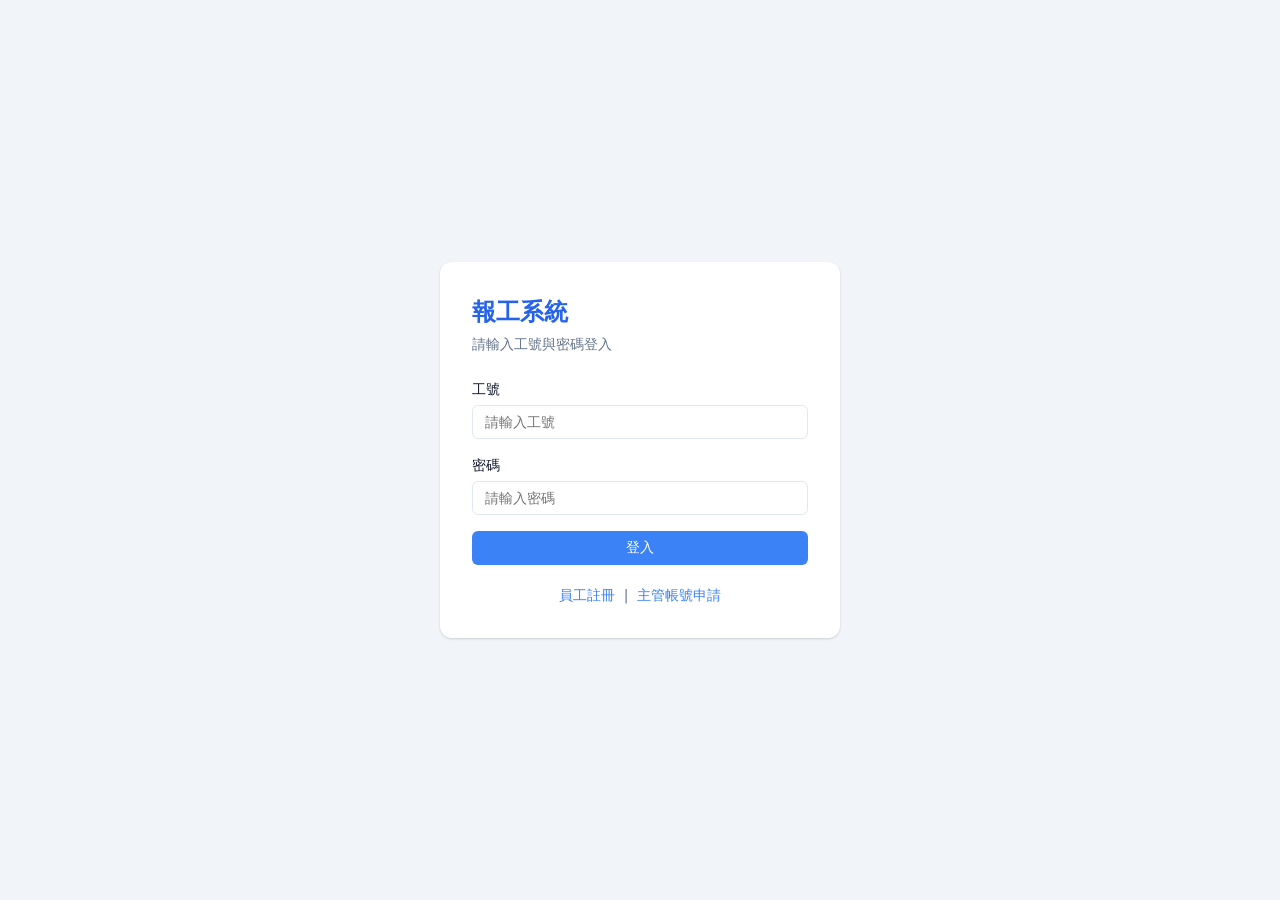
<file: index.html>
<!DOCTYPE html>
<html lang="zh-TW">
<head>
  <meta charset="UTF-8">
  <meta name="viewport" content="width=device-width, initial-scale=1.0">
  <title>報工系統 - 登入</title>
  <link rel="stylesheet" href="css/style.css">
</head>
<body>
  <div class="auth-wrap">
    <div class="auth-card">
      <h1>報工系統</h1>
      <p class="subtitle">請輸入工號與密碼登入</p>

      <form id="loginForm">
        <div class="form-group">
          <label for="empId">工號</label>
          <input type="text" id="empId" placeholder="請輸入工號" required autocomplete="username">
        </div>
        <div class="form-group">
          <label for="password">密碼</label>
          <input type="password" id="password" placeholder="請輸入密碼" required autocomplete="current-password">
        </div>
        <div id="loginMsg" class="msg hidden"></div>
        <button type="submit" class="btn btn-primary btn-full" id="loginBtn">登入</button>
      </form>

      <div class="auth-footer">
        <a href="register.html">員工註冊</a>
        &nbsp;|&nbsp;
        <a href="manager-register.html">主管帳號申請</a>
      </div>
    </div>
  </div>

  <script src="js/api.js"></script>
  <script>
    function normalizeNumericInputValue(value) {
      return String(value || '').trim().replace(/^_(?=\d+$)/, '');
    }

    const empIdInput = document.getElementById('empId');
    empIdInput.addEventListener('blur', () => {
      empIdInput.value = normalizeNumericInputValue(empIdInput.value);
    });

    const _t = localStorage.getItem('token');
    if (_t) {
      window.location.href = localStorage.getItem('role') === 'manager' ? 'manager.html' : 'employee.html';
    }

    document.getElementById('loginForm').addEventListener('submit', async e => {
      e.preventDefault();
      const btn   = document.getElementById('loginBtn');
      const msgEl = document.getElementById('loginMsg');
      btn.disabled    = true;
      btn.textContent = '登入中...';
      msgEl.className = 'msg hidden';
      try {
        const id  = normalizeNumericInputValue(document.getElementById('empId').value);
        document.getElementById('empId').value = id;
        const pwd = await hashPassword(document.getElementById('password').value);
        const r   = await callAPI({ action: 'login', id, pwd });
        if (r.status === 'success') {
          localStorage.setItem('token', r.token);
          localStorage.setItem('role',  r.role);
          localStorage.setItem('name',  r.name);
          localStorage.setItem('empId', id);
          localStorage.setItem('group', r.group || '');
          window.location.href = r.role === 'manager' ? 'manager.html' : 'employee.html';
        } else {
          msgEl.className   = 'msg msg-error';
          msgEl.textContent = r.message;
        }
      } catch (err) {
        msgEl.className   = 'msg msg-error';
        msgEl.textContent = err.message || '連線失敗，請稍後再試';
      } finally {
        btn.disabled    = false;
        btn.textContent = '登入';
      }
    });
  </script>
</body>
</html>
</file>
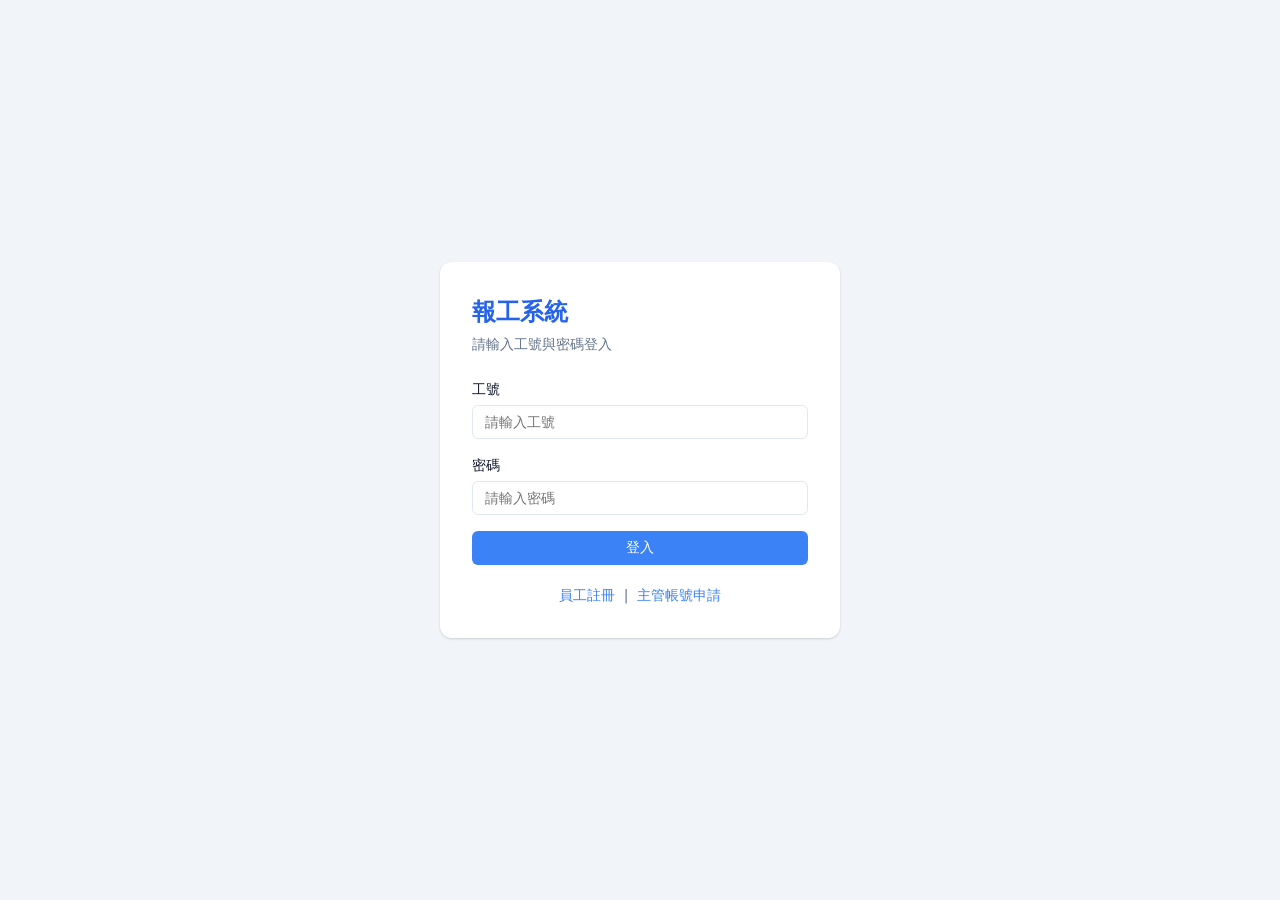
<file: employee.html>
<!DOCTYPE html>
<html lang="zh-TW">
<head>
  <meta charset="UTF-8">
  <meta name="viewport" content="width=device-width, initial-scale=1.0">
  <title>員工儀表板 - 派工系統</title>
  <link rel="stylesheet" href="css/style.css?v=20260429-2">
</head>
<body>

  <nav>
    <span class="brand">派工系統</span>
    <div class="user-info">
      <span id="userGroup" class="nav-badge"></span>
      <button class="btn btn-ghost btn-sm" onclick="doLogout()">登出</button>
    </div>
  </nav>

  <div class="main-content">

    <!-- Tabs -->
    <div class="tabs">
      <button class="tab-btn active" data-panel="reportPanel">填寫報工</button>
      <button class="tab-btn" data-panel="historyPanel">我的記錄</button>
    </div>

    <!-- Tab: 填寫報工 -->
    <div id="reportPanel" class="tab-panel">
      <div class="card">
        <div class="card-title">新增派工記錄</div>

        <div class="info-chips">
          <span class="chip chip-blue">工號：<strong id="infoEmpId"></strong></span>
          <span class="chip chip-green">組別：<strong id="infoGroup"></strong></span>
        </div>

        <form id="reportForm">
          <div class="form-group">
            <label for="date">施工日期</label>
            <input type="date" id="date" required>
          </div>

          <div class="form-row" style="grid-template-columns:1fr;gap:.75rem">
            <div class="form-group">
              <label for="reportType">類別</label>
              <select id="reportType" required>
                <option value="定期">定期</option>
                <option value="加班">加班</option>
              </select>
            </div>
          </div>

          <!-- 步驟一：選船號 -->
          <div class="form-group">
            <label for="shipSelect">船號</label>
            <select id="shipSelect">
              <option value="">載入中...</option>
            </select>
          </div>
          <div class="form-group" id="shipManualGroup" style="display:none">
            <label for="shipManual">手動輸入船號（臨時）</label>
            <input type="text" id="shipManual" placeholder="請輸入臨時船號">
          </div>

          <!-- 步驟二：選工單（依船號篩選，多選） -->
          <div class="form-group" id="workOrderSection" style="display:none">
            <label>工單號碼（可多選）</label>
            <div id="workOrderCheckboxes" class="checkbox-list"></div>
            <div id="extraWoGroup" style="margin-top:.5rem">
              <div class="extra-label">手動新增臨時工單（選填）</div>
              <div id="extraWoList"></div>
              <button type="button" class="btn btn-outline btn-sm" style="margin-top:.35rem" onclick="addExtraWoField()">＋ 新增臨時工單</button>
            </div>
          </div>
          <!-- 純手動模式（船號手動輸入時） -->
          <div class="form-group" id="workOrderManualSection" style="display:none">
            <label>工單號碼（可多筆）</label>
            <div id="manualWoList">
              <div class="manual-wo-row">
                <input type="text" class="manual-wo-input" placeholder="請輸入工單號碼">
                <input type="number" class="wo-hours-input" min="0.5" step="0.5" placeholder="工時">
              </div>
            </div>
            <button type="button" class="btn btn-outline btn-sm" style="margin-top:.35rem" onclick="addManualWoField()">＋ 新增工單</button>
          </div>

          <div id="reportMsg" class="msg hidden"></div>
          <button type="submit" class="btn btn-primary btn-full" id="submitBtn">送出報工</button>
        </form>
      </div>
    </div>

    <!-- Tab: 我的記錄 -->
    <div id="historyPanel" class="tab-panel hidden">
      <div class="card">
        <div class="filter-row">
          <label>年份</label>
          <input type="number" id="filterYear" min="2020" max="2099">
          <label>月份</label>
          <select id="filterMonth">
            <option value="">全年</option>
            <option value="01">1 月</option>
            <option value="02">2 月</option>
            <option value="03">3 月</option>
            <option value="04">4 月</option>
            <option value="05">5 月</option>
            <option value="06">6 月</option>
            <option value="07">7 月</option>
            <option value="08">8 月</option>
            <option value="09">9 月</option>
            <option value="10">10 月</option>
            <option value="11">11 月</option>
            <option value="12">12 月</option>
          </select>
          <button class="btn btn-outline btn-sm" id="filterApply">查詢</button>
        </div>
        <div class="table-wrap">
          <table>
            <thead>
              <tr>
                <th>施工日期</th>
                <th>船號</th>
                <th>工單號碼</th>
                <th>工時</th>
                <th>類別</th>
                <th>組別</th>
              </tr>
            </thead>
            <tbody id="recordsTbody">
              <tr><td colspan="6" class="loading">載入中...</td></tr>
            </tbody>
          </table>
        </div>
      </div>
    </div>

  </div><!-- /main-content -->

  <script src="js/api.js?v=20260423-3"></script>
  <script src="js/auth.js"></script>
  <script src="js/employee.js?v=20260430-1"></script>
</body>
</html>
</file>
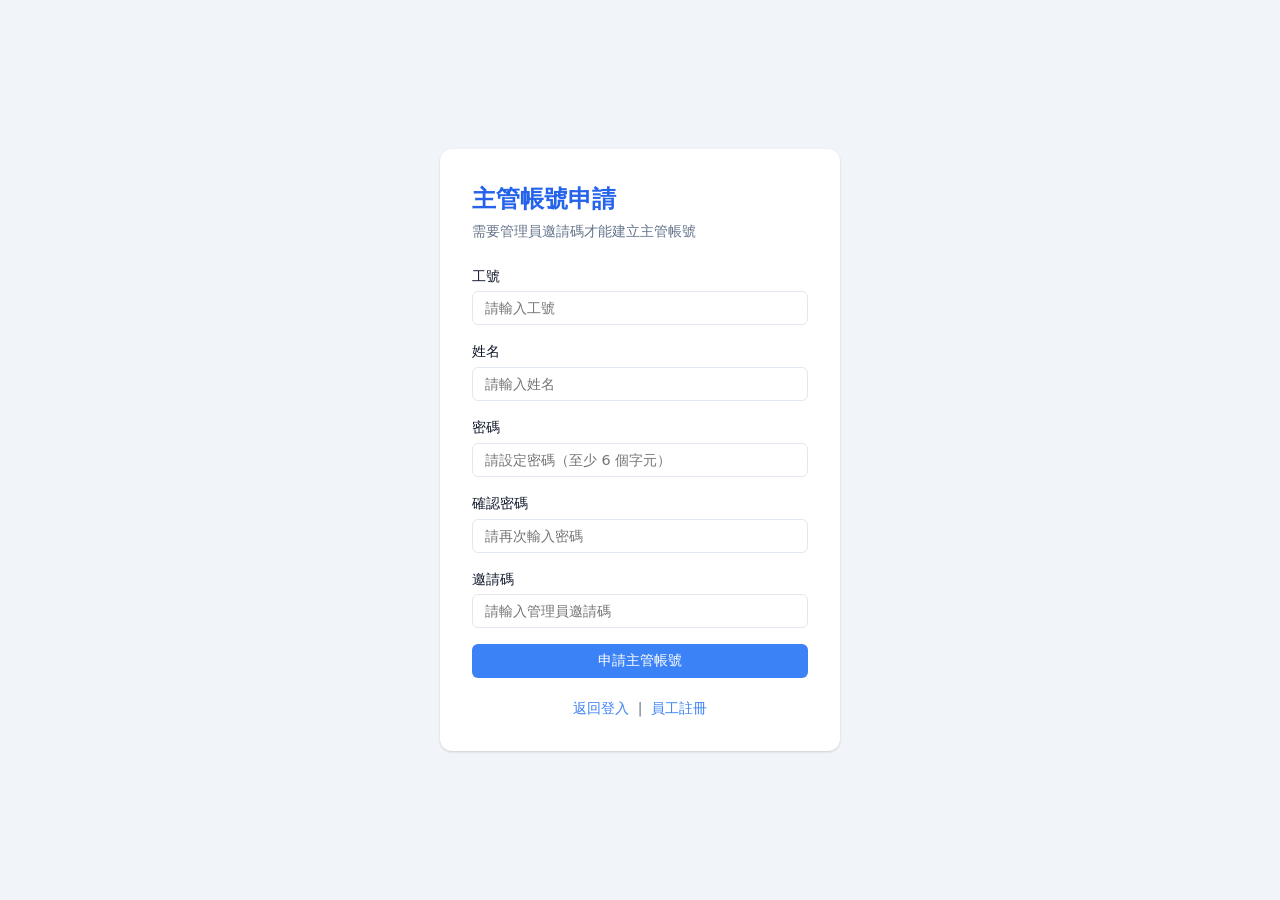
<file: manager-register.html>
<!DOCTYPE html>
<html lang="zh-TW">
<head>
  <meta charset="UTF-8">
  <meta name="viewport" content="width=device-width, initial-scale=1.0">
  <title>主管帳號申請 - 報工系統</title>
  <link rel="stylesheet" href="css/style.css">
</head>
<body>
  <div class="auth-wrap">
    <div class="auth-card">
      <h1>主管帳號申請</h1>
      <p class="subtitle">需要管理員邀請碼才能建立主管帳號</p>

      <form id="managerRegForm">
        <div class="form-group">
          <label for="empId">工號</label>
          <input type="text" id="empId" placeholder="請輸入工號" required autocomplete="username">
        </div>
        <div class="form-group">
          <label for="name">姓名</label>
          <input type="text" id="name" placeholder="請輸入姓名" required>
        </div>
        <div class="form-group">
          <label for="password">密碼</label>
          <input type="password" id="password" placeholder="請設定密碼（至少 6 個字元）" required minlength="6" autocomplete="new-password">
        </div>
        <div class="form-group">
          <label for="confirm">確認密碼</label>
          <input type="password" id="confirm" placeholder="請再次輸入密碼" required autocomplete="new-password">
        </div>
        <div class="form-group">
          <label for="invite">邀請碼</label>
          <input type="password" id="invite" placeholder="請輸入管理員邀請碼" required>
        </div>
        <div id="regMsg" class="msg hidden"></div>
        <button type="submit" class="btn btn-primary btn-full" id="submitBtn">申請主管帳號</button>
      </form>

      <div class="auth-footer">
        <a href="index.html">返回登入</a>
        &nbsp;|&nbsp;
        <a href="register.html">員工註冊</a>
      </div>
    </div>
  </div>

  <script src="js/api.js"></script>
  <script>
    function normalizeNumericInputValue(value) {
      return String(value || '').trim().replace(/^_(?=\d+$)/, '');
    }

    const empIdInput = document.getElementById('empId');
    empIdInput.addEventListener('blur', () => {
      empIdInput.value = normalizeNumericInputValue(empIdInput.value);
    });

    document.getElementById('managerRegForm').addEventListener('submit', async e => {
      e.preventDefault();
      const btn   = document.getElementById('submitBtn');
      const msgEl = document.getElementById('regMsg');
      const pwd   = document.getElementById('password').value;

      if (pwd !== document.getElementById('confirm').value) {
        msgEl.className   = 'msg msg-error';
        msgEl.textContent = '兩次密碼輸入不一致';
        return;
      }

      btn.disabled    = true;
      btn.textContent = '處理中...';
      msgEl.className = 'msg hidden';

      try {
        const id     = normalizeNumericInputValue(document.getElementById('empId').value);
        document.getElementById('empId').value = id;
        const name   = document.getElementById('name').value.trim();
        const hash   = await hashPassword(pwd);
        const invite = document.getElementById('invite').value.trim();
        const r      = await callAPI({ action: 'registerManager', id, name, pwd: hash, invite });

        if (r.status === 'success') {
          msgEl.className   = 'msg msg-success';
          msgEl.textContent = r.message + '  3 秒後跳轉至登入頁...';
          setTimeout(() => { window.location.href = 'index.html'; }, 3000);
        } else {
          msgEl.className   = 'msg msg-error';
          msgEl.textContent = r.message;
        }
      } catch (err) {
        msgEl.className   = 'msg msg-error';
        msgEl.textContent = err.message || '連線失敗，請稍後再試';
      } finally {
        btn.disabled    = false;
        btn.textContent = '申請主管帳號';
      }
    });
  </script>
</body>
</html>
</file>
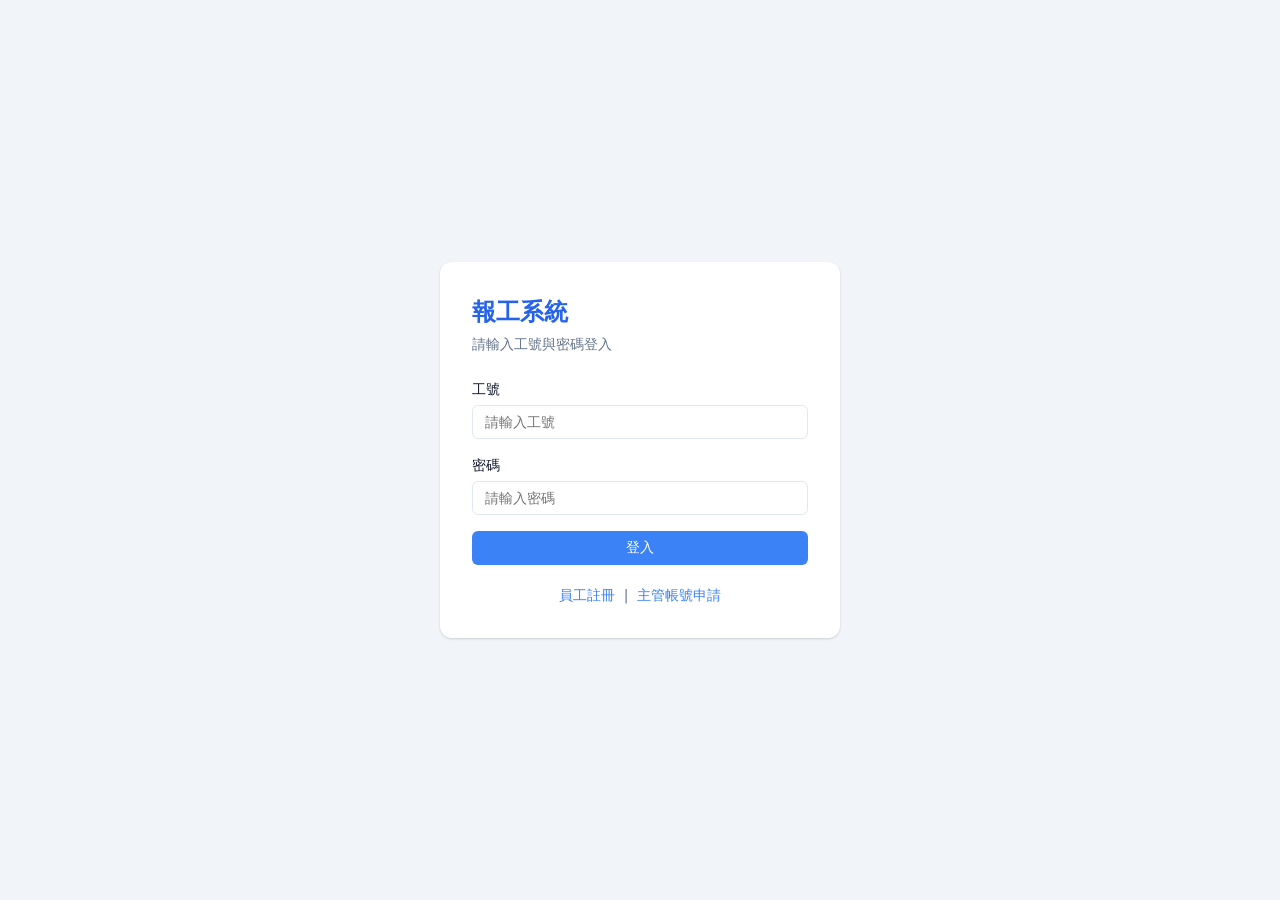
<file: manager.html>
<!DOCTYPE html>
<html lang="zh-TW">
<head>
  <meta charset="UTF-8">
  <meta name="viewport" content="width=device-width, initial-scale=1.0">
  <title>管理者儀表板 - 派工系統</title>
  <link rel="stylesheet" href="css/style.css?v=20260429-2">
</head>
<body>

  <nav>
    <span class="brand">派工系統（管理者）</span>
    <div class="user-info">
      <span id="userName"></span>
      <button class="btn btn-ghost btn-sm" onclick="doLogout()">登出</button>
    </div>
  </nav>

  <div class="main-content">

    <!-- Tabs -->
    <div class="tabs">
      <button class="tab-btn active" data-panel="workOrderPanel">工單管理</button>
      <button class="tab-btn" data-panel="groupPanel">組別管理</button>
      <button class="tab-btn" data-panel="recordsPanel">派工記錄</button>
      <button class="tab-btn" data-panel="statsPanel">統計分析</button>
    </div>

    <!-- ── Tab 1: 工單管理 ── -->
    <div id="workOrderPanel" class="tab-panel">

      <!-- 手動新增 -->
      <div class="card">
        <div class="card-title">新增工單</div>
        <div class="inline-form">
          <input type="text" id="newWoId" placeholder="工單號碼" class="inline-input">
          <input type="text" id="newWoShip" placeholder="船號" class="inline-input">
          <input type="text" id="newWoContent" placeholder="工單內容" class="inline-input">
          <input type="text" id="newWoEstimate" placeholder="預估工時（主管用）" class="inline-input">
          <input type="text" id="newWoRemark" placeholder="備註（選填）" class="inline-input">
          <button class="btn btn-primary btn-sm" onclick="addWorkOrder()">新增</button>
        </div>
        <div id="addWoMsg" class="msg hidden" style="margin-top:.75rem"></div>
      </div>

      <!-- 從 Google Sheet 匯入 -->
      <div class="card">
        <div class="card-title">從 Google Sheet 匯入工單</div>
        <p class="helper-text">不可使用 xlsx、csv，請使用 Google Sheet。</p>
        <div class="form-group" style="margin-top:.75rem">
          <label>Google Sheet 網址</label>
          <input type="text" id="importSheetUrl" placeholder="https://docs.google.com/spreadsheets/d/...">
        </div>
        <input type="hidden" id="importSheetName" value="">
        <input type="hidden" id="importStartRow" value="2">
        <input type="hidden" id="importShipCol" value="5">
        <input type="hidden" id="importCol" value="6">
        <input type="hidden" id="importContentCol" value="7">
        <input type="hidden" id="importEstimateCol" value="8">
        <input type="hidden" id="importRemarkCol" value="">
        <button class="btn btn-primary btn-sm" onclick="importFromSheet()">從 Google Sheet 匯入</button>
        <div id="importMsg" class="msg hidden" style="margin-top:.75rem"></div>
      </div>

      <!-- 工單清單 -->
      <div class="card">
        <div class="card-title">現有工單清單</div>
        <div id="woListWrap"><div class="loading">載入中...</div></div>
      </div>

    </div><!-- /workOrderPanel -->

    <!-- ── Tab 2: 組別管理 ── -->
    <div id="groupPanel" class="tab-panel hidden">
      <div class="card">
        <div class="card-title">從 Google Sheet 匯入組別</div>
        <p class="helper-text">不可使用 xlsx、csv，請使用 Google Sheet。</p>
        <div class="form-group" style="margin-top:.75rem">
          <label>Google Sheet 網址</label>
          <input type="text" id="importGroupSheetUrl" placeholder="https://docs.google.com/spreadsheets/d/...">
        </div>
        <input type="hidden" id="importGroupSheetName" value="">
        <input type="hidden" id="importGroupCol" value="1">
        <button class="btn btn-primary btn-sm" onclick="importGroupsFromSheet()">匯入組別</button>
        <div id="importGroupMsg" class="msg hidden" style="margin-top:.75rem"></div>
      </div>

      <div class="card">
        <div class="card-title">現有組別</div>
        <div id="groupListWrap"><div class="loading">載入中...</div></div>
      </div>
    </div><!-- /groupPanel -->

    <!-- ── Tab 3: 派工記錄 ── -->
    <div id="recordsPanel" class="tab-panel hidden">
      <div class="card">
        <div class="card-title">派工記錄查詢</div>
        <div class="filter-grid">
          <div class="filter-item">
            <label>施工日期 起</label>
            <input type="date" id="rStartDate">
          </div>
          <div class="filter-item">
            <label>施工日期 迄</label>
            <input type="date" id="rEndDate">
          </div>
          <div class="filter-item">
            <label>組別</label>
            <select id="rGroup"><option value="">全部</option></select>
          </div>
          <div class="filter-item">
            <label>工號</label>
            <select id="rEmpId"><option value="">全部</option></select>
          </div>
          <div class="filter-item">
            <label>工單號碼</label>
            <select id="rWorkOrder"><option value="">全部</option></select>
          </div>
          <div class="filter-item">
            <label>船號</label>
            <select id="rShipNo"><option value="">全部</option></select>
          </div>
          <div class="filter-item">
            <label>類別</label>
            <select id="rReportType">
              <option value="">全部</option>
              <option value="定期">定期</option>
              <option value="加班">加班</option>
            </select>
          </div>
          <div class="filter-item">
            <label>排序方式</label>
            <select id="rSortBy">
              <option value="date">施工日期（最新）</option>
              <option value="workOrder">工單號碼</option>
              <option value="shipNo">船號</option>
              <option value="group">組別</option>
              <option value="empId">工號</option>
              <option value="hours">工時</option>
              <option value="reportType">類別</option>
            </select>
          </div>
        </div>
        <button class="btn btn-primary btn-sm" id="rQueryBtn" onclick="loadRecords()" style="margin-top:.5rem">查詢</button>
        <div id="recordsCount" class="helper-text" style="margin-top:.5rem"></div>
      </div>
      <div class="card" style="padding:0">
        <div class="table-wrap">
          <table>
            <thead>
              <tr>
                <th>施工日期</th>
                <th>工號</th>
                <th>組別</th>
                <th>船號</th>
                <th>工單號碼</th>
                <th>工時</th>
                <th>類別</th>
              </tr>
            </thead>
            <tbody id="recordsTbody">
              <tr><td colspan="7" class="loading">請點擊查詢</td></tr>
            </tbody>
          </table>
        </div>
      </div>
    </div><!-- /recordsPanel -->

    <!-- ── Tab 3: 統計分析 ── -->
    <div id="statsPanel" class="tab-panel hidden">
      <div class="card">
        <div class="card-title">統計篩選</div>
        <div class="filter-grid">
          <div class="filter-item">
            <label>施工日期 起</label>
            <input type="date" id="sStartDate">
          </div>
          <div class="filter-item">
            <label>施工日期 迄</label>
            <input type="date" id="sEndDate">
          </div>
          <div class="filter-item">
            <label>組別</label>
            <select id="sGroup"><option value="">全部</option></select>
          </div>
          <div class="filter-item">
            <label>類別</label>
            <select id="sReportType">
              <option value="">全部</option>
              <option value="定期">定期</option>
              <option value="加班">加班</option>
            </select>
          </div>
        </div>
        <button class="btn btn-primary btn-sm" onclick="loadStats()" style="margin-top:.5rem">統計</button>
      </div>

      <div class="stats-three">
        <div class="card">
          <div class="card-title">依工單統計</div>
          <div id="statsByWorkOrder"><div class="empty">請點擊統計</div></div>
        </div>
        <div class="card">
          <div class="card-title">依船號統計</div>
          <div id="statsByShip"><div class="empty">請點擊統計</div></div>
        </div>
        <div class="card">
          <div class="card-title">依組別統計</div>
          <div id="statsByGroup"><div class="empty">請點擊統計</div></div>
        </div>
        <div class="card">
          <div class="card-title">依員工統計</div>
          <div id="statsByEmp"><div class="empty">請點擊統計</div></div>
        </div>
      </div>

      <!-- Timeline -->
      <div class="card">
        <div class="card-title">時間軸（每日工時）</div>
        <div id="statsTimeline"><div class="empty">請點擊統計</div></div>
      </div>
    </div><!-- /statsPanel -->

  </div><!-- /main-content -->

  <script src="js/api.js?v=20260429-1"></script>
  <script src="js/auth.js"></script>
  <script src="js/manager.js?v=20260429-3"></script>
</body>
</html>
</file>
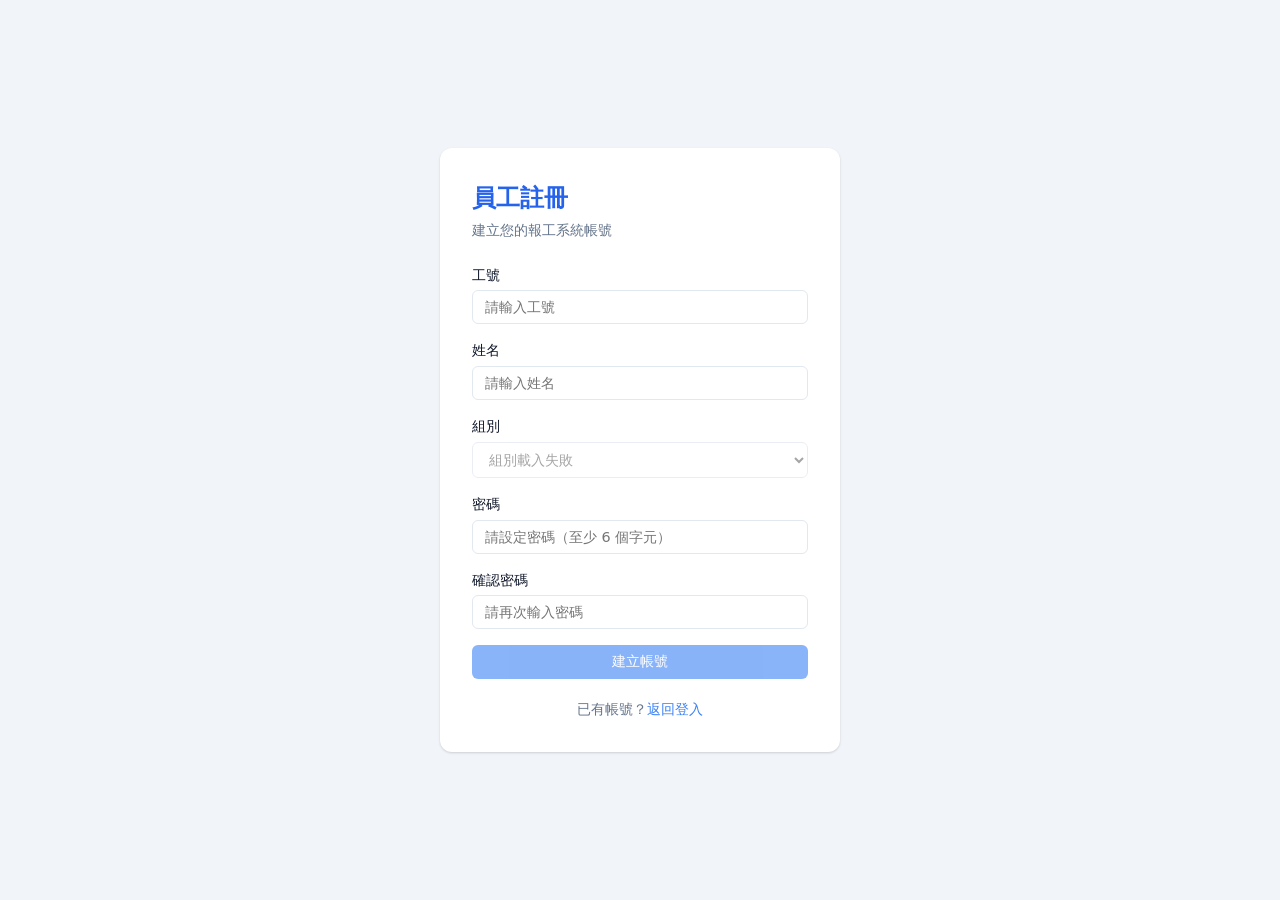
<file: register.html>
<!DOCTYPE html>
<html lang="zh-TW">
<head>
  <meta charset="UTF-8">
  <meta name="viewport" content="width=device-width, initial-scale=1.0">
  <title>員工註冊 - 報工系統</title>
  <link rel="stylesheet" href="css/style.css">
</head>
<body>
  <div class="auth-wrap">
    <div class="auth-card">
      <h1>員工註冊</h1>
      <p class="subtitle">建立您的報工系統帳號</p>

      <form id="registerForm">
        <div class="form-group">
          <label for="empId">工號</label>
          <input type="text" id="empId" placeholder="請輸入工號" required autocomplete="username">
        </div>
        <div class="form-group">
          <label for="name">姓名</label>
          <input type="text" id="name" placeholder="請輸入姓名" required>
        </div>
        <div class="form-group">
          <label for="group">組別</label>
          <select id="group" required>
            <option value="">載入中...</option>
          </select>
        </div>
        <div class="form-group">
          <label for="password">密碼</label>
          <input type="password" id="password" placeholder="請設定密碼（至少 6 個字元）" required minlength="6" autocomplete="new-password">
        </div>
        <div class="form-group">
          <label for="confirm">確認密碼</label>
          <input type="password" id="confirm" placeholder="請再次輸入密碼" required autocomplete="new-password">
        </div>
        <div id="registerMsg" class="msg hidden"></div>
        <button type="submit" class="btn btn-primary btn-full" id="submitBtn">建立帳號</button>
      </form>

      <div class="auth-footer">
        已有帳號？<a href="index.html">返回登入</a>
      </div>
    </div>
  </div>

  <script src="js/api.js?v=20260423-2"></script>
  <script>
    function normalizeNumericInputValue(value) {
      return String(value || '').trim().replace(/^_(?=\d+$)/, '');
    }

    const empIdInput = document.getElementById('empId');
    empIdInput.addEventListener('blur', () => {
      empIdInput.value = normalizeNumericInputValue(empIdInput.value);
    });

    async function loadGroups() {
      const groupSel = document.getElementById('group');
      try {
        const r = await callAPI({ action: 'getGroups' });
        const groups = r.status === 'success' ? (r.groups || []) : [];
        groupSel.innerHTML = '<option value="">請選擇組別</option>';
        groups.forEach(group => groupSel.appendChild(new Option(group, group)));
        if (!groups.length) {
          groupSel.innerHTML = '<option value="">尚無可選組別</option>';
          groupSel.disabled = true;
          document.getElementById('submitBtn').disabled = true;
          const msgEl = document.getElementById('registerMsg');
          msgEl.className = 'msg msg-error';
          msgEl.textContent = '尚未建立組別，請先由主管匯入組別清單';
        }
      } catch (err) {
        groupSel.innerHTML = '<option value="">組別載入失敗</option>';
        groupSel.disabled = true;
        document.getElementById('submitBtn').disabled = true;
      }
    }

    document.getElementById('registerForm').addEventListener('submit', async e => {
      e.preventDefault();
      const btn   = document.getElementById('submitBtn');
      const msgEl = document.getElementById('registerMsg');
      const pwd   = document.getElementById('password').value;

      if (pwd !== document.getElementById('confirm').value) {
        msgEl.className   = 'msg msg-error';
        msgEl.textContent = '兩次密碼輸入不一致';
        return;
      }

      btn.disabled    = true;
      btn.textContent = '處理中...';
      msgEl.className = 'msg hidden';

      try {
        const id    = normalizeNumericInputValue(document.getElementById('empId').value);
        document.getElementById('empId').value = id;
        const name  = document.getElementById('name').value.trim();
        const group = document.getElementById('group').value.trim();
        const hash  = await hashPassword(pwd);
        const r     = await callAPI({ action: 'register', id, name, group, pwd: hash });

        if (r.status === 'success') {
          msgEl.className   = 'msg msg-success';
          msgEl.textContent = r.message + '  3 秒後跳轉至登入頁...';
          setTimeout(() => { window.location.href = 'index.html'; }, 3000);
        } else {
          msgEl.className   = 'msg msg-error';
          msgEl.textContent = r.message;
        }
      } catch (err) {
        msgEl.className   = 'msg msg-error';
        msgEl.textContent = err.message || '連線失敗，請稍後再試';
      } finally {
        btn.disabled    = false;
        btn.textContent = '建立帳號';
      }
    });

    window.addEventListener('DOMContentLoaded', loadGroups);
  </script>
</body>
</html>
</file>
<file: css/style.css>
:root {
  --primary:      #3B82F6;
  --primary-dark: #2563EB;
  --bg:           #F1F5F9;
  --surface:      #FFFFFF;
  --border:       #E2E8F0;
  --text:         #0F172A;
  --text-muted:   #64748B;
  --error-bg:     #FEF2F2;
  --error-text:   #DC2626;
  --error-border: #FECACA;
  --ok-bg:        #F0FDF4;
  --ok-text:      #16A34A;
  --ok-border:    #BBF7D0;
  --shadow:       0 1px 3px rgba(0,0,0,.10), 0 1px 2px rgba(0,0,0,.06);
}

* { box-sizing: border-box; margin: 0; padding: 0; }

body {
  font-family: system-ui, -apple-system, 'Segoe UI', sans-serif;
  background: var(--bg);
  color: var(--text);
  min-height: 100vh;
  font-size: 14px;
  line-height: 1.5;
}

/* ── Auth pages ──────────────────────────────── */

.auth-wrap {
  display: flex;
  align-items: center;
  justify-content: center;
  min-height: 100vh;
  padding: 1rem;
}

.auth-card {
  background: var(--surface);
  border-radius: 12px;
  box-shadow: var(--shadow);
  padding: 2rem;
  width: 100%;
  max-width: 400px;
}

.auth-card h1 {
  font-size: 1.5rem;
  font-weight: 700;
  color: var(--primary-dark);
  margin-bottom: .25rem;
}

.auth-card .subtitle {
  color: var(--text-muted);
  margin-bottom: 1.5rem;
  font-size: .875rem;
}

.auth-footer {
  margin-top: 1.25rem;
  text-align: center;
  font-size: .875rem;
  color: var(--text-muted);
}

.auth-footer a { color: var(--primary); text-decoration: none; }
.auth-footer a:hover { text-decoration: underline; }

/* ── Navigation ──────────────────────────────── */

nav {
  background: var(--primary-dark);
  color: white;
  padding: 0 1.5rem;
  height: 56px;
  display: flex;
  align-items: center;
  justify-content: space-between;
  position: sticky;
  top: 0;
  z-index: 100;
  box-shadow: 0 1px 4px rgba(0,0,0,.2);
}

nav .brand { font-weight: 700; font-size: 1rem; }

nav .user-info {
  display: flex;
  align-items: center;
  gap: .875rem;
  font-size: .875rem;
}

/* ── Layout ──────────────────────────────────── */

.main-content {
  max-width: 960px;
  margin: 0 auto;
  padding: 1.5rem 1rem;
}

/* ── Cards ───────────────────────────────────── */

.card {
  background: var(--surface);
  border-radius: 8px;
  box-shadow: var(--shadow);
  padding: 1.5rem;
  margin-bottom: 1rem;
}

.card-title {
  font-size: .9375rem;
  font-weight: 600;
  margin-bottom: 1rem;
  padding-bottom: .75rem;
  border-bottom: 1px solid var(--border);
}

/* ── Forms ───────────────────────────────────── */

.form-group { margin-bottom: 1rem; }

.form-group label {
  display: block;
  font-weight: 500;
  font-size: .875rem;
  margin-bottom: .3rem;
}

.form-group input,
.form-group textarea,
.form-group select {
  width: 100%;
  padding: .5rem .75rem;
  border: 1px solid var(--border);
  border-radius: 6px;
  font-size: .9rem;
  font-family: inherit;
  background: var(--surface);
  transition: border-color .15s, box-shadow .15s;
}

.form-group input:focus,
.form-group textarea:focus,
.form-group select:focus {
  outline: none;
  border-color: var(--primary);
  box-shadow: 0 0 0 3px rgba(59,130,246,.12);
}

.form-row {
  display: grid;
  grid-template-columns: 1fr 1fr;
  gap: 1rem;
}

.form-group textarea { resize: vertical; min-height: 80px; }

input[type="date"] {
  min-height: 46px;
  font-size: 1rem;
  line-height: 1.25;
}

input[type="date"]::-webkit-calendar-picker-indicator {
  width: 1.4rem;
  height: 1.4rem;
  cursor: pointer;
}

@media (min-width: 768px) {
  .form-group input[type="date"],
  .filter-item input[type="date"] {
    min-height: 56px;
    padding: .85rem 1rem;
    font-size: 1.08rem;
  }

  .form-group input[type="date"]::-webkit-calendar-picker-indicator,
  .filter-item input[type="date"]::-webkit-calendar-picker-indicator {
    width: 1.8rem;
    height: 1.8rem;
  }
}

/* ── Buttons ─────────────────────────────────── */

.btn {
  display: inline-flex;
  align-items: center;
  justify-content: center;
  padding: .5rem 1rem;
  border: none;
  border-radius: 6px;
  font-size: .875rem;
  font-weight: 500;
  cursor: pointer;
  transition: background .15s, opacity .15s;
  font-family: inherit;
  white-space: nowrap;
}

.btn:disabled { opacity: .6; cursor: not-allowed; }

.btn-primary { background: var(--primary); color: #fff; }
.btn-primary:hover:not(:disabled) { background: var(--primary-dark); }

.btn-outline {
  background: transparent;
  color: var(--primary);
  border: 1px solid var(--primary);
}
.btn-outline:hover:not(:disabled) { background: rgba(59,130,246,.06); }

.btn-ghost {
  background: transparent;
  color: #fff;
  border: 1px solid rgba(255,255,255,.4);
}
.btn-ghost:hover { background: rgba(255,255,255,.12); }

.btn-sm  { padding: .3rem .65rem; font-size: .8rem; }
.btn-full { width: 100%; }

/* ── Messages ────────────────────────────────── */

.msg {
  padding: .6rem .875rem;
  border-radius: 6px;
  margin-bottom: 1rem;
  font-size: .875rem;
}

.msg-error   { background: var(--error-bg);  color: var(--error-text);  border: 1px solid var(--error-border); }
.msg-success { background: var(--ok-bg);     color: var(--ok-text);     border: 1px solid var(--ok-border); }
.hidden { display: none !important; }

/* ── Tabs ────────────────────────────────────── */

.tabs {
  display: flex;
  border-bottom: 2px solid var(--border);
  margin-bottom: 1.25rem;
}

.tab-btn {
  padding: .6rem 1.25rem;
  background: none;
  border: none;
  border-bottom: 2px solid transparent;
  margin-bottom: -2px;
  font-size: .875rem;
  font-weight: 500;
  color: var(--text-muted);
  cursor: pointer;
  font-family: inherit;
  transition: color .15s, border-color .15s;
}

.tab-btn.active {
  color: var(--primary);
  border-bottom-color: var(--primary);
}

/* ── Tables ──────────────────────────────────── */

.table-wrap { overflow-x: auto; -webkit-overflow-scrolling: touch; }

table { width: 100%; border-collapse: collapse; font-size: .875rem; }

th {
  text-align: left;
  padding: .6rem .875rem;
  background: #F8FAFC;
  border-bottom: 1px solid var(--border);
  font-weight: 600;
  color: var(--text-muted);
  white-space: nowrap;
  font-size: .8rem;
  text-transform: uppercase;
  letter-spacing: .04em;
}

td {
  padding: .6rem .875rem;
  border-bottom: 1px solid var(--border);
  vertical-align: middle;
}

tr:last-child td { border-bottom: none; }
tbody tr:hover td { background: #F8FAFC; }

tfoot td {
  font-weight: 600;
  background: #F8FAFC;
  border-top: 2px solid var(--border);
}

.clickable-row { cursor: pointer; }
.clickable-row:hover td { background: #EFF6FF !important; }

/* ── Stats chips ─────────────────────────────── */

.stats-grid {
  display: flex;
  flex-wrap: wrap;
  gap: .75rem;
}

.stat-chip {
  background: #EFF6FF;
  border: 1px solid #BFDBFE;
  border-radius: 8px;
  padding: .5rem .875rem;
  min-width: 100px;
}

.stat-chip .week  { color: var(--text-muted); font-size: .75rem; margin-bottom: .1rem; }
.stat-chip .hours { font-weight: 700; color: var(--primary-dark); font-size: 1.1rem; }

.stat-chip.total {
  background: #DBEAFE;
  border-color: #93C5FD;
}

/* ── Filter row ──────────────────────────────── */

.filter-row {
  display: flex;
  align-items: center;
  gap: .625rem;
  flex-wrap: wrap;
  margin-bottom: 1rem;
}

.filter-row label { font-weight: 500; font-size: .875rem; white-space: nowrap; }

.filter-row select,
.filter-row input[type="number"] {
  padding: .375rem .6rem;
  border: 1px solid var(--border);
  border-radius: 6px;
  font-size: .875rem;
  font-family: inherit;
  background: var(--surface);
}

.filter-row input[type="number"] { width: 90px; }

/* ── Modal ───────────────────────────────────── */

.modal-overlay {
  position: fixed;
  inset: 0;
  background: rgba(0,0,0,.45);
  display: flex;
  align-items: center;
  justify-content: center;
  z-index: 200;
  padding: 1rem;
}

.modal-box {
  background: var(--surface);
  border-radius: 10px;
  width: 100%;
  max-width: 700px;
  max-height: 82vh;
  display: flex;
  flex-direction: column;
  box-shadow: 0 20px 40px rgba(0,0,0,.18);
}

.modal-header {
  padding: 1rem 1.25rem;
  border-bottom: 1px solid var(--border);
  display: flex;
  align-items: center;
  justify-content: space-between;
  font-weight: 600;
  font-size: .9375rem;
  flex-shrink: 0;
}

.modal-body {
  padding: 1.25rem;
  overflow-y: auto;
  flex: 1;
}

/* ── States ──────────────────────────────────── */

.loading, .empty {
  text-align: center;
  padding: 2rem;
  color: var(--text-muted);
  font-size: .875rem;
}

/* ── Badges ──────────────────────────────────── */

.badge {
  display: inline-block;
  padding: .15rem .5rem;
  border-radius: 999px;
  font-size: .78rem;
  font-weight: 600;
  white-space: nowrap;
}

.badge-blue  { background: #EFF6FF; color: #1D4ED8; border: 1px solid #BFDBFE; }
.badge-green { background: #F0FDF4; color: #15803D; border: 1px solid #BBF7D0; }

/* ── Nav badge ───────────────────────────────── */

.nav-badge {
  background: rgba(255,255,255,.18);
  border: 1px solid rgba(255,255,255,.35);
  border-radius: 999px;
  padding: .15rem .6rem;
  font-size: .78rem;
}

/* ── Info chips ──────────────────────────────── */

.info-chips {
  display: flex;
  gap: .5rem;
  margin-bottom: 1.25rem;
  flex-wrap: wrap;
}

.chip {
  display: inline-flex;
  gap: .3rem;
  align-items: center;
  padding: .3rem .75rem;
  border-radius: 6px;
  font-size: .82rem;
}

.chip-blue  { background: #EFF6FF; color: #1e40af; border: 1px solid #BFDBFE; }
.chip-green { background: #F0FDF4; color: #166534; border: 1px solid #BBF7D0; }

/* ── Inline form ─────────────────────────────── */

.inline-form {
  display: flex;
  gap: .625rem;
  align-items: center;
  flex-wrap: wrap;
}

.inline-input {
  padding: .45rem .75rem;
  border: 1px solid var(--border);
  border-radius: 6px;
  font-size: .875rem;
  font-family: inherit;
  flex: 1;
  min-width: 120px;
}

.inline-input:focus {
  outline: none;
  border-color: var(--primary);
  box-shadow: 0 0 0 3px rgba(59,130,246,.12);
}

/* ── Checkbox list ───────────────────────────── */

.checkbox-list {
  display: flex;
  flex-direction: column;
  gap: 2px;
  border: 1px solid var(--border);
  border-radius: 8px;
  overflow: hidden;
  max-height: 260px;
  overflow-y: auto;
  -webkit-overflow-scrolling: touch;
}

.check-item {
  display: flex;
  align-items: center;
  gap: .625rem;
  padding: .7rem .875rem;
  cursor: pointer;
  font-size: .9rem;
  border-bottom: 1px solid var(--border);
  transition: background .1s;
}

.check-item:last-child { border-bottom: none; }
.check-item:hover { background: #F8FAFC; }

.check-item input[type="checkbox"] {
  width: 18px;
  height: 18px;
  flex-shrink: 0;
  accent-color: var(--primary);
  cursor: pointer;
}

.check-item span {
  flex: 1;
}

.wo-hours-input {
  width: 88px;
  flex: 0 0 88px;
  padding: .4rem .5rem;
  border: 1px solid var(--border);
  border-radius: 6px;
  font-size: .875rem;
}

/* ── Manual work order list ──────────────────── */

.extra-label {
  font-size: .8rem;
  color: var(--text-muted);
  margin-bottom: .3rem;
}

.manual-wo-row {
  display: flex;
  gap: .4rem;
  margin-bottom: .35rem;
  align-items: center;
}

.manual-wo-row input {
  flex: 1;
}

.manual-wo-row .wo-hours-input {
  flex: 0 0 88px;
}

.btn-remove {
  flex-shrink: 0;
  width: 28px;
  height: 28px;
  border: 1px solid var(--border);
  border-radius: 6px;
  background: #FEF2F2;
  color: #DC2626;
  font-size: .8rem;
  cursor: pointer;
  display: flex;
  align-items: center;
  justify-content: center;
  line-height: 1;
}

.btn-remove:hover { background: #FEE2E2; }

/* ── Import example hint ─────────────────────── */

.import-example {
  display: inline-flex;
  align-items: center;
  gap: .4rem;
  background: #F8FAFC;
  border: 1px solid var(--border);
  border-radius: 6px;
  padding: .4rem .75rem;
  font-size: .8rem;
  color: var(--text-muted);
  margin-top: .4rem;
  font-family: monospace;
}

/* ── Helper text ─────────────────────────────── */

.helper-text {
  color: var(--text-muted);
  font-size: .82rem;
}

/* ── Filter grid ─────────────────────────────── */

.filter-grid {
  display: grid;
  grid-template-columns: repeat(auto-fill, minmax(160px, 1fr));
  gap: .75rem;
  margin-bottom: .5rem;
}

.filter-item label {
  display: block;
  font-weight: 500;
  font-size: .8rem;
  margin-bottom: .25rem;
  color: var(--text-muted);
}

.filter-item input,
.filter-item select {
  width: 100%;
  padding: .4rem .65rem;
  border: 1px solid var(--border);
  border-radius: 6px;
  font-size: .875rem;
  font-family: inherit;
  background: var(--surface);
}

/* ── Stats three-column ──────────────────────── */

.stats-three {
  display: grid;
  grid-template-columns: repeat(auto-fill, minmax(260px, 1fr));
  gap: 1rem;
  margin-bottom: 1rem;
}

.stats-three .card { margin-bottom: 0; }

/* ── Timeline (horizontal swipeable bar chart) ── */

.timeline-wrap {
  overflow-x: auto;
  -webkit-overflow-scrolling: touch;
  cursor: grab;
  user-select: none;
  padding-bottom: .5rem;
  /* hide scrollbar but keep functional */
  scrollbar-width: thin;
  scrollbar-color: var(--border) transparent;
}

.timeline-wrap:active { cursor: grabbing; }

.timeline-wrap::-webkit-scrollbar { height: 4px; }
.timeline-wrap::-webkit-scrollbar-track { background: transparent; }
.timeline-wrap::-webkit-scrollbar-thumb { background: var(--border); border-radius: 2px; }

.timeline-chart {
  display: flex;
  align-items: flex-end;
  gap: 6px;
  min-width: max-content;
  height: 160px;
  padding-top: 28px; /* room for count label above bar */
  padding-bottom: 4px;
}

.tl-col {
  display: flex;
  flex-direction: column;
  align-items: center;
  justify-content: flex-end;
  width: 48px;
  height: 100%;
  position: relative;
}

.tl-count {
  font-size: .72rem;
  font-weight: 700;
  color: var(--primary-dark);
  position: absolute;
  top: -22px;
  left: 50%;
  transform: translateX(-50%);
  white-space: nowrap;
}

.tl-bar {
  width: 32px;
  background: var(--primary);
  border-radius: 5px 5px 0 0;
  min-height: 4px;
  transition: height .3s ease;
  flex-shrink: 0;
}

.tl-date {
  font-size: .68rem;
  color: var(--text-muted);
  margin-top: 5px;
  white-space: nowrap;
  text-align: center;
}

/* ── Responsive ──────────────────────────────── */

@media (max-width: 600px) {
  nav { padding: 0 1rem; }
  nav .brand { font-size: .9rem; }
  .main-content { padding: 1rem .75rem; }
  .auth-card { padding: 1.5rem 1.25rem; }
  .form-row { grid-template-columns: 1fr; }
  .card { padding: 1.25rem 1rem; }
  .filter-grid { grid-template-columns: 1fr 1fr; }
  .stats-three { grid-template-columns: 1fr; }
}
</file>
